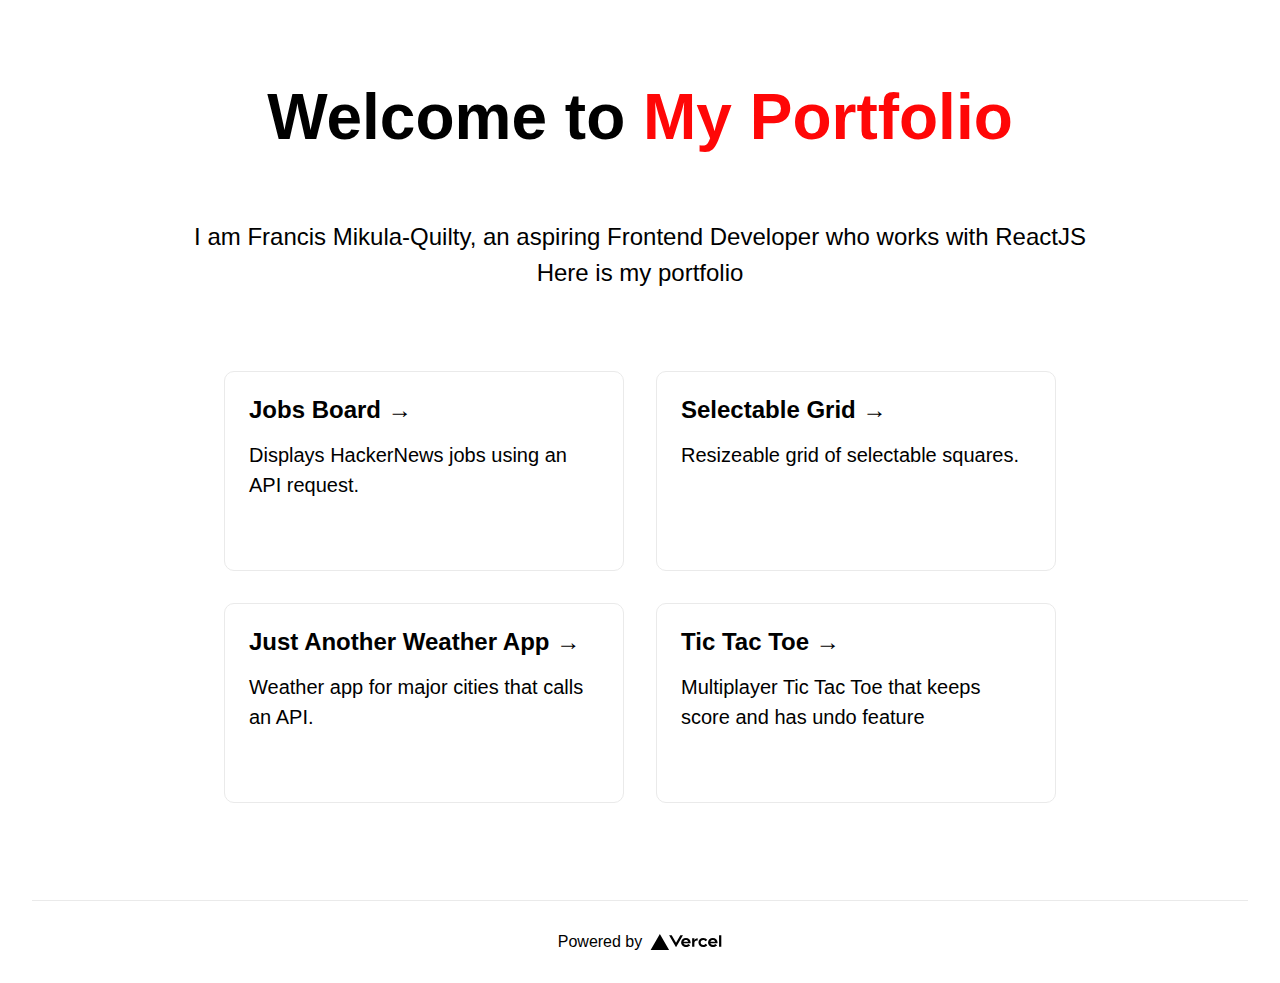
<file: index.html>
<!DOCTYPE html><html><head><meta charSet="utf-8"/><meta name="viewport" content="width=device-width"/><title>Francis Mikula-Quilty Portfolio</title><meta name="description" content="Generated by create next app"/><meta name="next-head-count" content="4"/><link rel="preload" href="/_next/static/css/ab44ce7add5c3d11.css" as="style"/><link rel="stylesheet" href="/_next/static/css/ab44ce7add5c3d11.css" data-n-g=""/><link rel="preload" href="/_next/static/css/336423acba53d382.css" as="style"/><link rel="stylesheet" href="/_next/static/css/336423acba53d382.css" data-n-p=""/><noscript data-n-css=""></noscript><script defer="" nomodule="" src="/_next/static/chunks/polyfills-c67a75d1b6f99dc8.js"></script><script src="/_next/static/chunks/webpack-8fa1640cc84ba8fe.js" defer=""></script><script src="/_next/static/chunks/framework-8c5acb0054140387.js" defer=""></script><script src="/_next/static/chunks/main-6942a6d5353559c2.js" defer=""></script><script src="/_next/static/chunks/pages/_app-b982fa09370b0414.js" defer=""></script><script src="/_next/static/chunks/pages/index-9a105bdc525f8b3c.js" defer=""></script><script src="/_next/static/g5wnzZMtEG4gE4uuqsplN/_buildManifest.js" defer=""></script><script src="/_next/static/g5wnzZMtEG4gE4uuqsplN/_ssgManifest.js" defer=""></script></head><body><div id="__next"><div class="Home_container__bCOhY"><main class="Home_main__nLjiQ"><h1 class="Home_title__T09hD">Welcome to <b class="Home_highlight__Kze_c">My Portfolio</b></h1><p class="Home_description__41Owk">I am Francis Mikula-Quilty, an aspiring Frontend Developer who works with ReactJS<br/>Here is my portfolio</p><div class="Home_grid__GxQ85"><a class="Home_card___LpL1" href="https://frank0o.github.io/jobboard"><h2>Jobs Board<!-- --> →</h2><p>Displays HackerNews jobs using an API request.</p></a><a class="Home_card___LpL1" href="https://frank0o.github.io/selectablegrid"><h2>Selectable Grid<!-- --> →</h2><p>Resizeable grid of selectable squares.</p></a><a class="Home_card___LpL1" href="https://frank0o.github.io/justanotherweatherapp"><h2>Just Another Weather App<!-- --> →</h2><p>Weather app for major cities that calls an API.</p></a><a class="Home_card___LpL1" href="https://frank0o.github.io/tic-tac-toe"><h2>Tic Tac Toe<!-- --> →</h2><p>Multiplayer Tic Tac Toe that keeps score and has undo feature</p></a></div></main><footer class="Home_footer____T7K"><a href="https://vercel.com?utm_source=create-next-app&amp;utm_medium=default-template&amp;utm_campaign=create-next-app" target="_blank" rel="noopener noreferrer">Powered by<!-- --> <span class="Home_logo__27_tb"><img alt="Vercel Logo" src="/vercel.svg" width="72" height="16" decoding="async" data-nimg="1" loading="lazy" style="color:transparent"/></span></a></footer></div></div><script id="__NEXT_DATA__" type="application/json">{"props":{"pageProps":{}},"page":"/","query":{},"buildId":"g5wnzZMtEG4gE4uuqsplN","nextExport":true,"autoExport":true,"isFallback":false,"scriptLoader":[]}</script></body></html>
</file>
<file: _next/static/css/ab44ce7add5c3d11.css>
body,html{padding:0;margin:0;font-family:-apple-system,BlinkMacSystemFont,Segoe UI,Roboto,Oxygen,Ubuntu,Cantarell,Fira Sans,Droid Sans,Helvetica Neue,sans-serif}a{color:inherit;text-decoration:none}*{box-sizing:border-box}@media (prefers-color-scheme:dark){html{color-scheme:dark}body{color:#fff;background:#000}}
</file>
<file: _next/static/css/336423acba53d382.css>
.Home_container__bCOhY{padding:0 2rem}.Home_main__nLjiQ{min-height:100vh;padding:4rem 0;flex:1 1;flex-direction:column}.Home_footer____T7K,.Home_main__nLjiQ{display:flex;justify-content:center;align-items:center}.Home_footer____T7K{flex:1 1;padding:2rem 0;border-top:1px solid #eaeaea}.Home_footer____T7K a{display:flex;justify-content:center;align-items:center;flex-grow:1}.Home_title__T09hD a{color:#0070f3;text-decoration:none}.Home_title__T09hD a:active,.Home_title__T09hD a:focus,.Home_title__T09hD a:hover{text-decoration:underline}.Home_title__T09hD{margin:0;line-height:1.15;font-size:4rem}.Home_description__41Owk,.Home_title__T09hD{text-align:center}.Home_description__41Owk{margin:4rem 0;line-height:1.5;font-size:1.5rem}.Home_highlight__Kze_c{color:#ff0707}.Home_code__suPER{background:#fafafa;border-radius:5px;padding:.75rem;font-size:1.1rem;font-family:Menlo,Monaco,Lucida Console,Liberation Mono,DejaVu Sans Mono,Bitstream Vera Sans Mono,Courier New,monospace}.Home_grid__GxQ85{display:flex;align-items:center;justify-content:center;flex-wrap:wrap;max-width:900px}.Home_card___LpL1{margin:1rem;padding:1.5rem;text-align:left;color:inherit;text-decoration:none;border:1px solid #eaeaea;border-radius:10px;transition:color .15s ease,border-color .15s ease;width:400px;min-height:200px}.Home_card___LpL1:active,.Home_card___LpL1:focus,.Home_card___LpL1:hover{color:#0070f3;border-color:#0070f3}.Home_card___LpL1 h2{margin:0 0 1rem;font-size:1.5rem}.Home_card___LpL1 p{margin:0;font-size:1.25rem;line-height:1.5}.Home_logo__27_tb{height:1em;margin-left:.5rem}@media (max-width:700px){.Home_grid__GxQ85{width:100%;flex-direction:column}}
</file>
